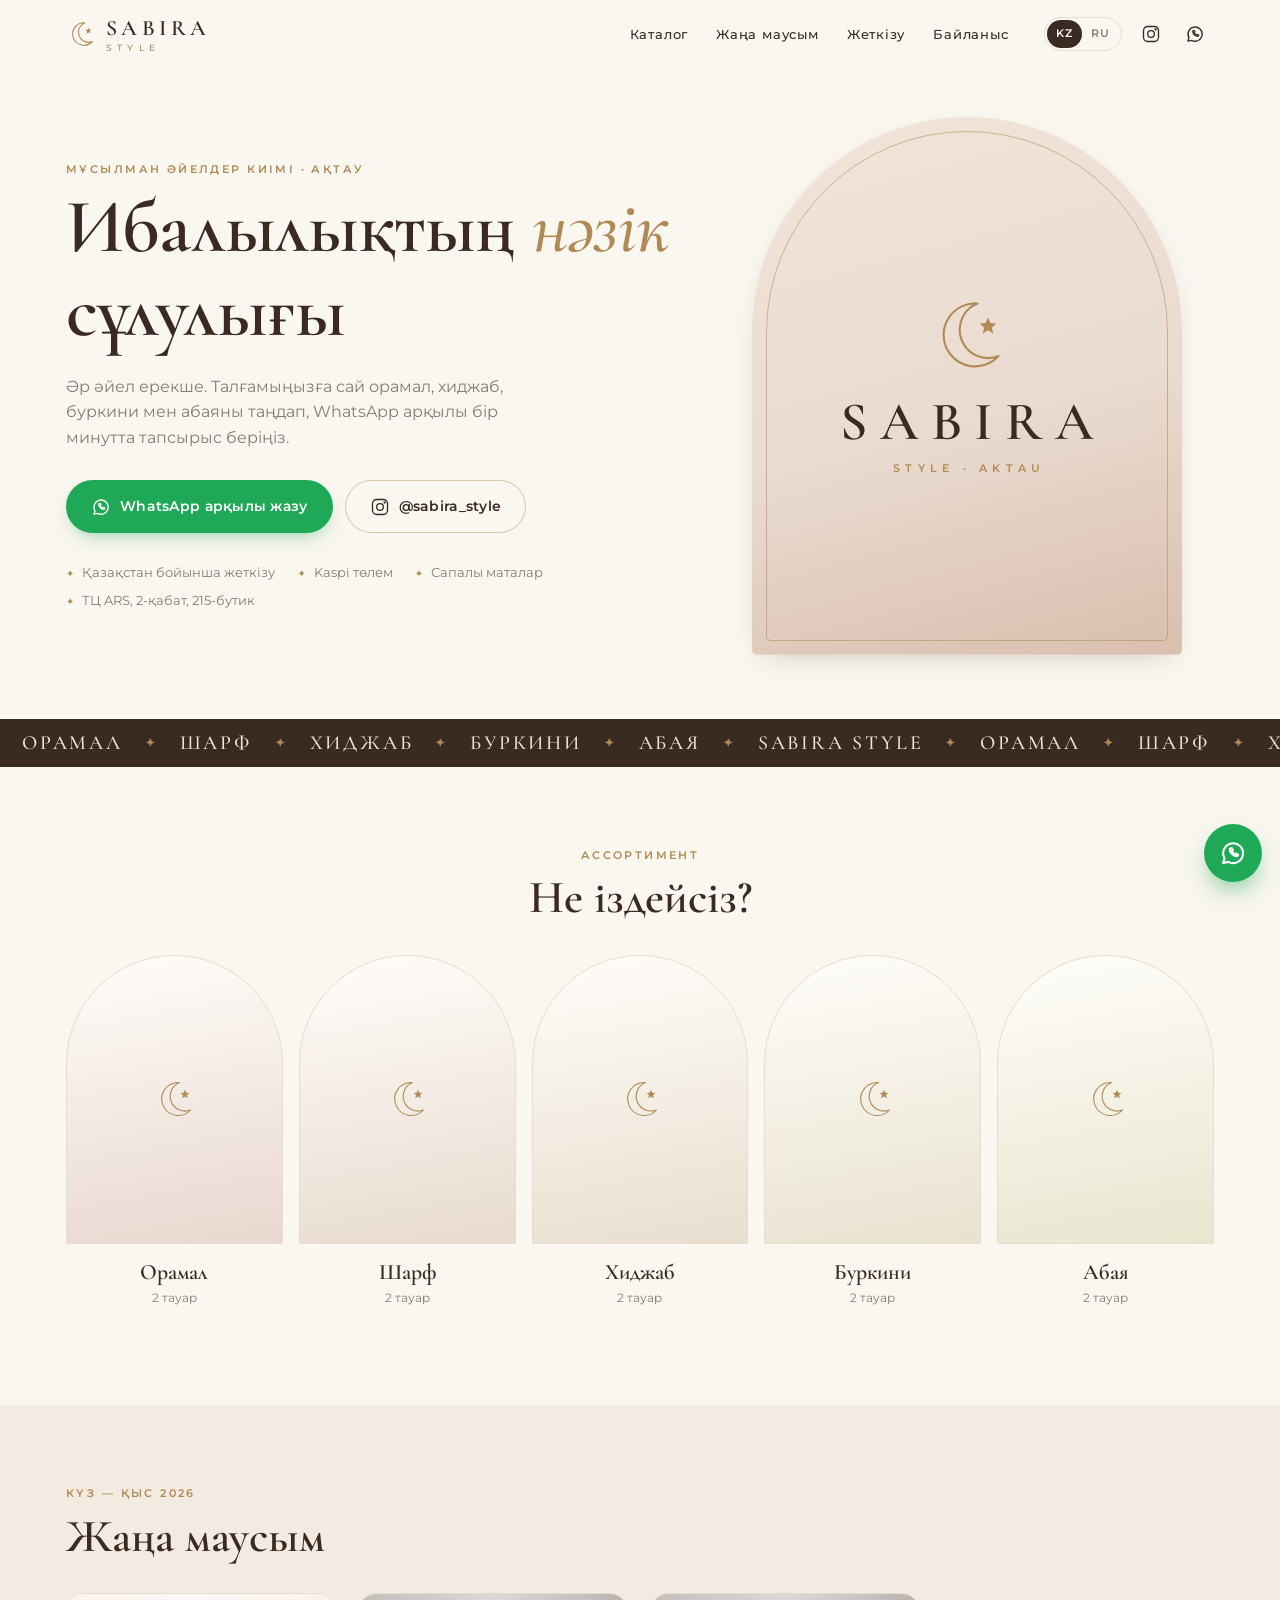
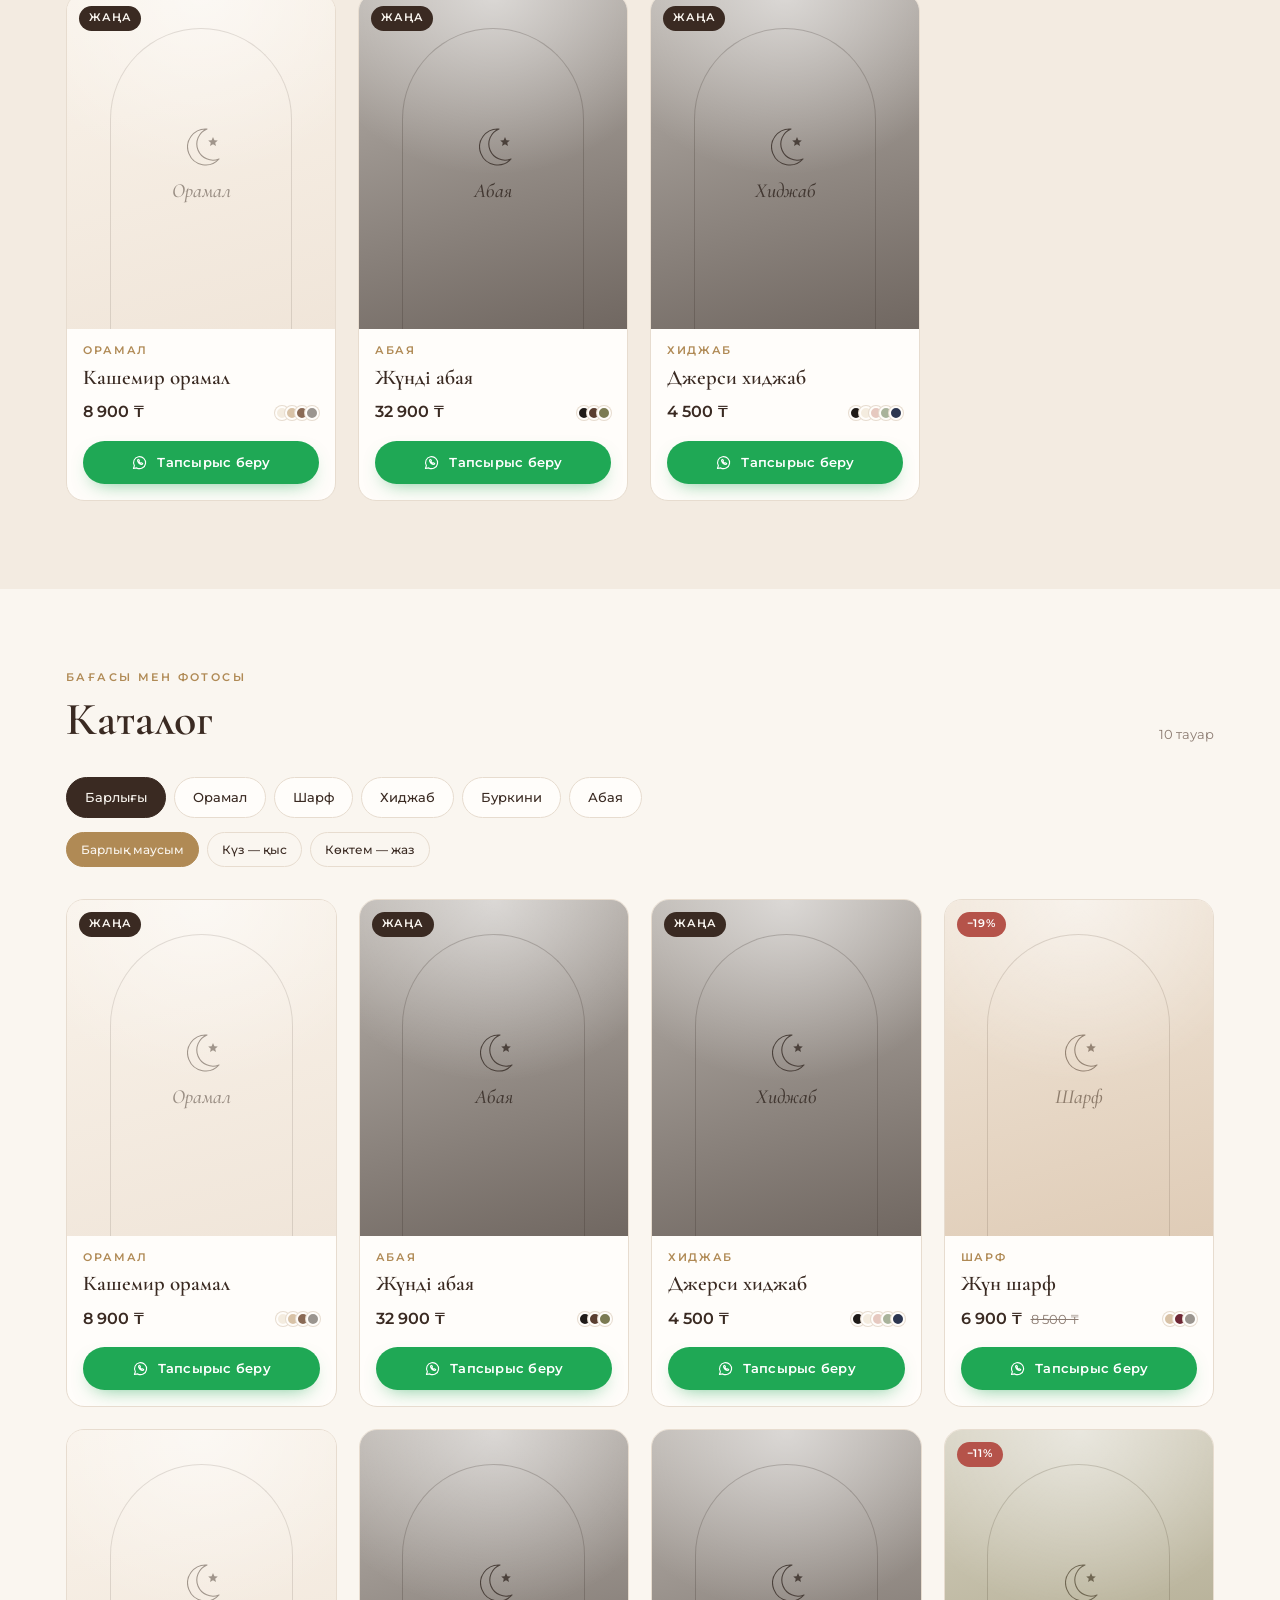
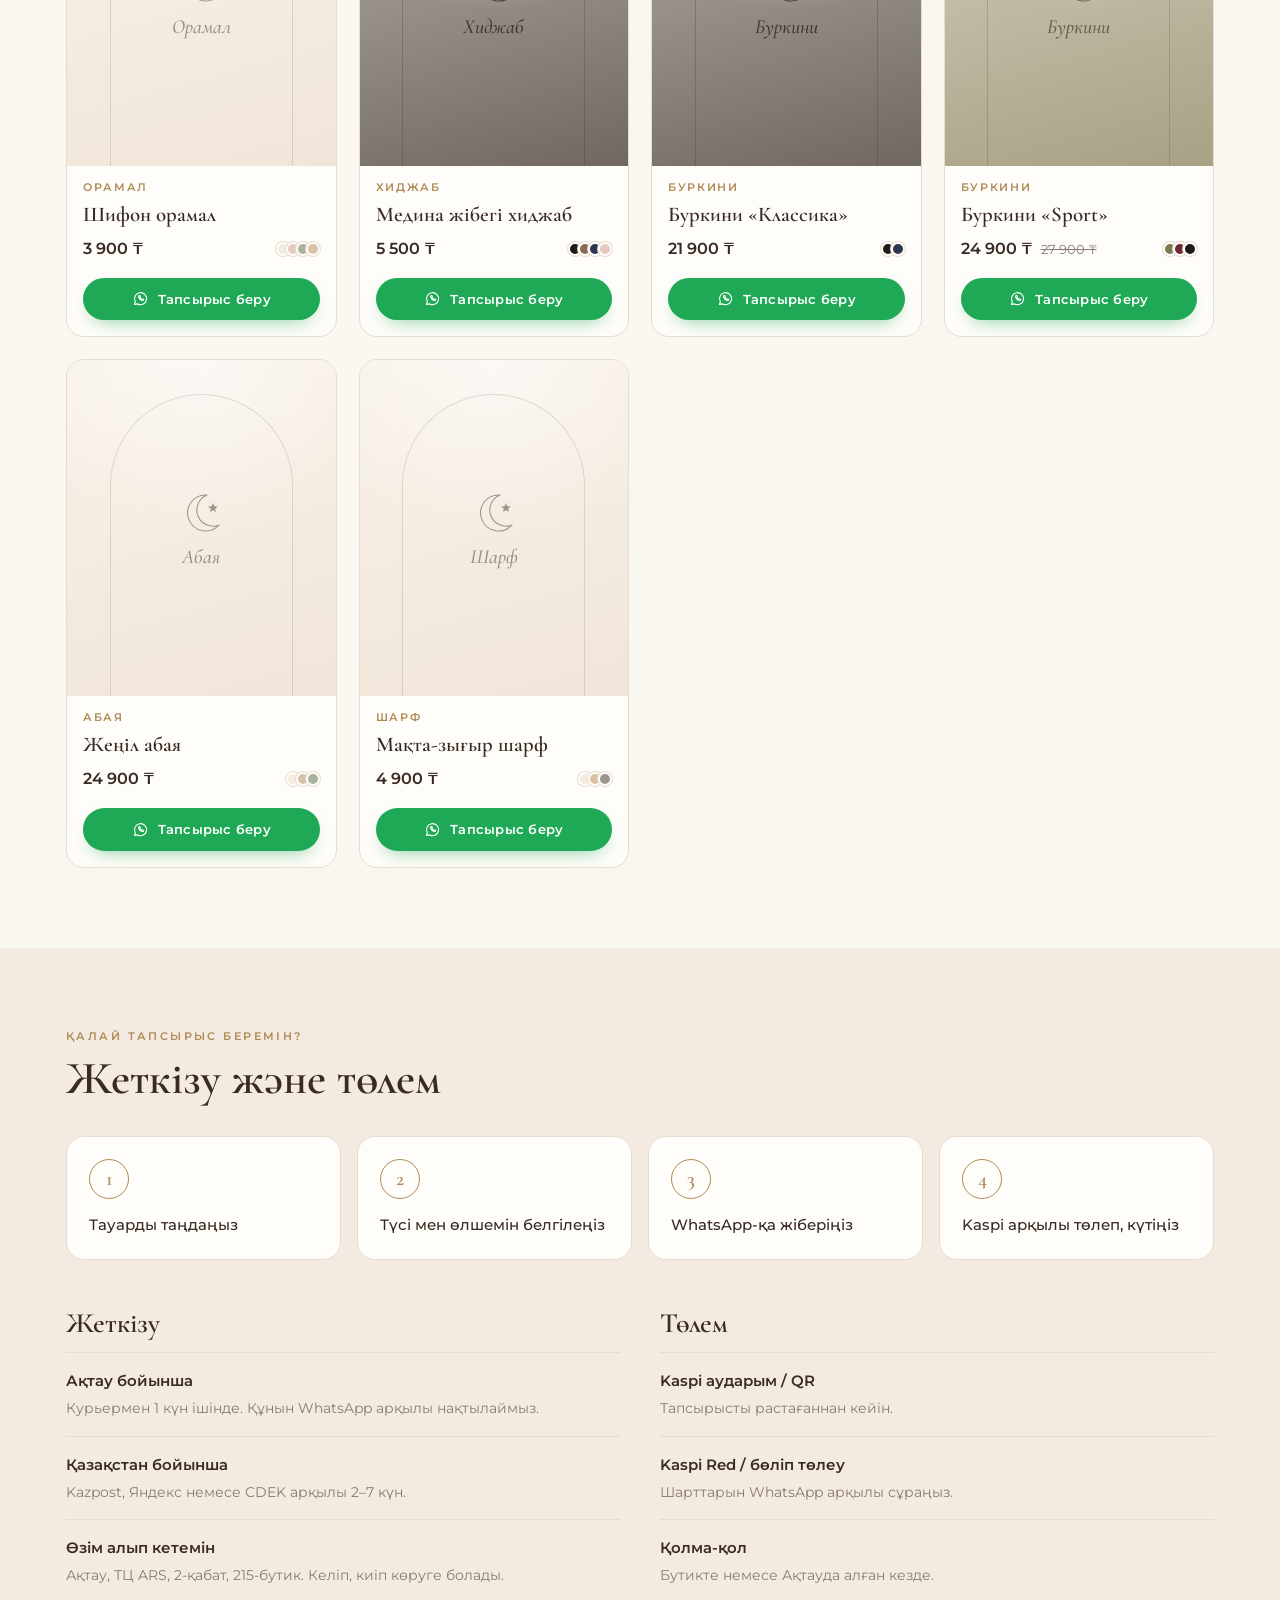
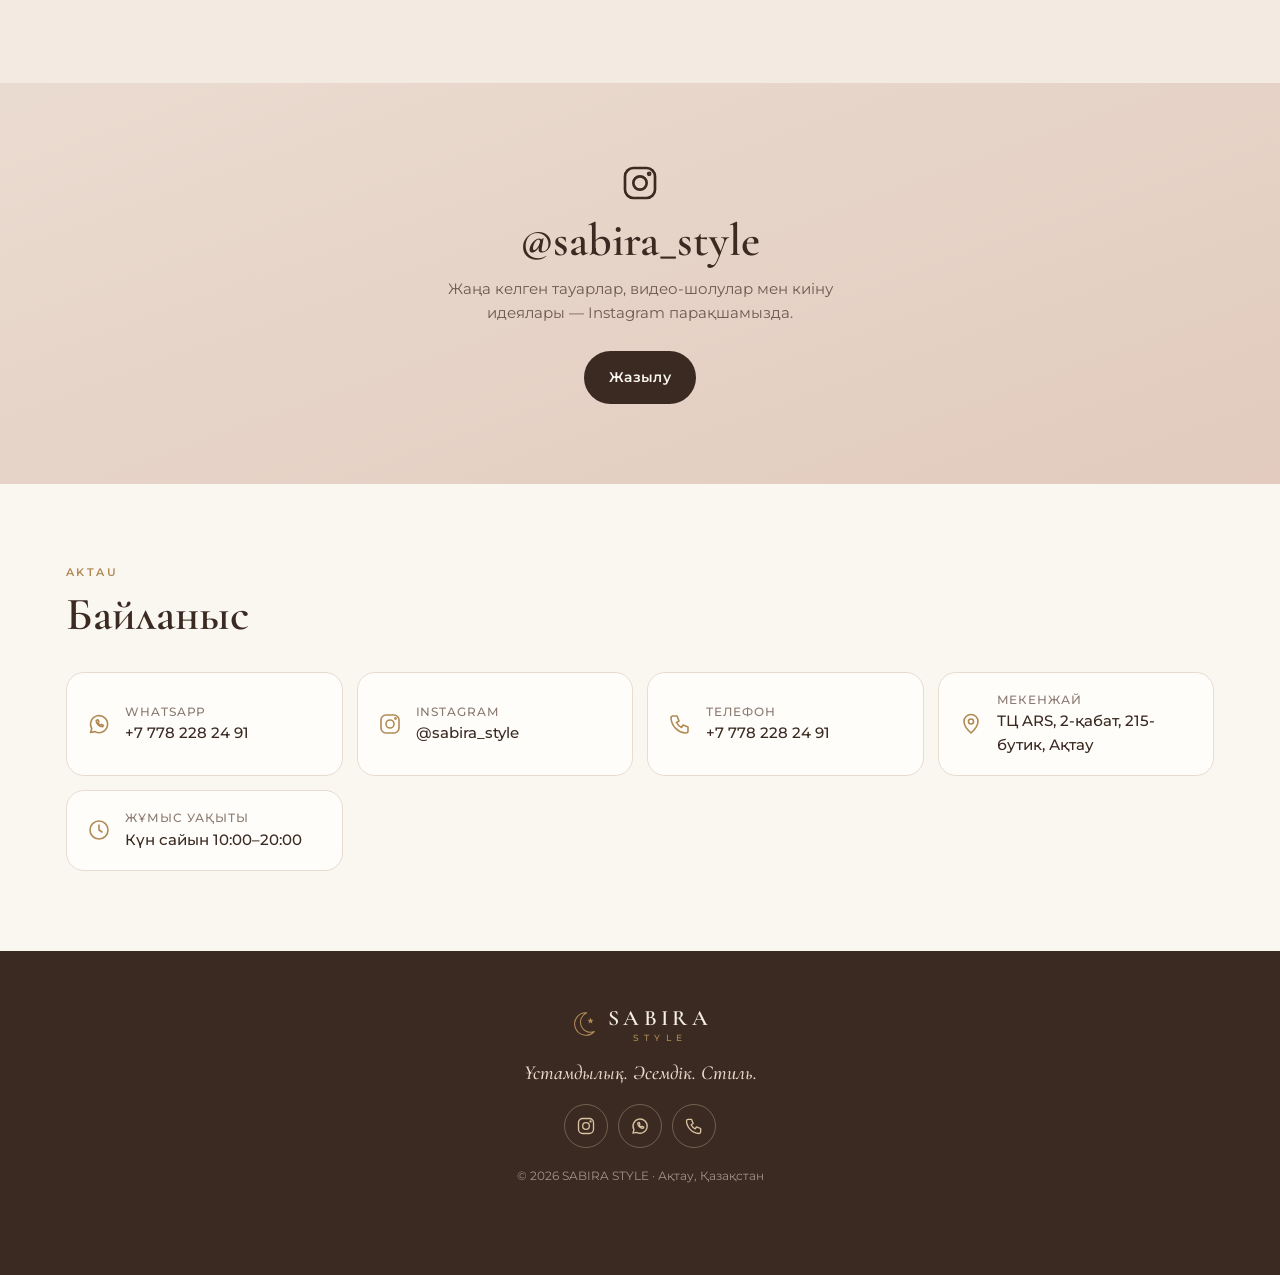
<file: index.html>
<!doctype html>
<html lang="kk">
<head>
<meta charset="utf-8">
<meta name="viewport" content="width=device-width, initial-scale=1">
<title>SABIRA STYLE — мұсылман әйелдер киімі, Ақтау</title>
<meta name="description" content="SABIRA STYLE — орамал, шарф, хиджаб, буркини, абая. Ақтау және бүкіл Қазақстан бойынша жеткізу. Платки, шарфы, хиджабы, буркини, абаи — заказ через WhatsApp.">
<meta property="og:type" content="website">
<meta property="og:title" content="SABIRA STYLE · Ақтау">
<meta property="og:description" content="Орамал, шарф, хиджаб, буркини, абая · Тапсырыс WhatsApp арқылы">
<meta property="og:url" content="https://aznagaliyevazhanna-lgtm.github.io/sabira-style/">
<meta property="og:image" content="https://aznagaliyevazhanna-lgtm.github.io/sabira-style/images/og.jpg">
<meta property="og:image:width" content="1200">
<meta property="og:image:height" content="630">
<meta name="twitter:card" content="summary_large_image">
<meta name="theme-color" content="#FAF6F0">
<link rel="icon" type="image/svg+xml" href="logo.svg">
<link rel="apple-touch-icon" href="images/icon-180.png">
<meta name="apple-mobile-web-app-title" content="SABIRA STYLE">
<link rel="preconnect" href="https://fonts.googleapis.com">
<link rel="preconnect" href="https://fonts.gstatic.com" crossorigin>
<link href="https://fonts.googleapis.com/css2?family=Cormorant+Garamond:ital,wght@0,500;0,600;0,700;1,500&family=Montserrat:wght@400;500;600&display=swap" rel="stylesheet">
<link rel="stylesheet" href="style.css">
</head>
<body>

<svg width="0" height="0" style="position:absolute" aria-hidden="true">
  <symbol id="i-wa" viewBox="0 0 24 24"><path d="M3.5 20.5l1.3-4A8.5 8.5 0 1 1 8 19.6z"/><path d="M9.2 8.4c0 3 2.6 6.4 6.4 6.4l.9-1.4-2-1-1 .8c-1-.5-2-1.5-2.4-2.5l.8-1-1-2z"/></symbol>
  <symbol id="i-ig" viewBox="0 0 24 24"><rect x="3" y="3" width="18" height="18" rx="5"/><circle cx="12" cy="12" r="4"/><circle cx="17.5" cy="6.5" r=".6"/></symbol>
  <symbol id="i-phone" viewBox="0 0 24 24"><path d="M5 4h4l2 5-2.5 1.5a11 11 0 0 0 5 5L15 13l5 2v4a2 2 0 0 1-2 2A16 16 0 0 1 3 6a2 2 0 0 1 2-2"/></symbol>
  <symbol id="i-clock" viewBox="0 0 24 24"><circle cx="12" cy="12" r="9"/><path d="M12 7v5l3 2"/></symbol>
  <symbol id="i-pin" viewBox="0 0 24 24"><path d="M12 21s-7-6.2-7-11.5a7 7 0 0 1 14 0C19 14.8 12 21 12 21z"/><circle cx="12" cy="9.5" r="2.5"/></symbol>
  <symbol id="i-moon" viewBox="0 0 48 48"><path d="M30 6a18 18 0 1 0 12 30A15 15 0 1 1 30 6z"/><path d="M36 14l1.4 3.2 3.4.3-2.6 2.2.8 3.4-3-1.8-3 1.8.8-3.4-2.6-2.2 3.4-.3z" fill="currentColor" stroke="none"/></symbol>
</svg>

<header class="header" id="header">
  <div class="container header__in">
    <a href="#top" class="logo" aria-label="SABIRA STYLE">
      <svg class="logo__moon"><use href="#i-moon"/></svg>
      <span class="logo__text">SABIRA<small>STYLE</small></span>
    </a>
    <nav class="nav" id="nav">
      <a href="#catalog" data-i18n="nav_catalog"></a>
      <a href="#new" data-i18n="nav_new"></a>
      <a href="#delivery" data-i18n="nav_delivery"></a>
      <a href="#contacts" data-i18n="nav_contacts"></a>
    </nav>
    <div class="header__actions">
      <div class="lang" role="group" aria-label="Language">
        <button type="button" data-lang="kz">KZ</button>
        <button type="button" data-lang="ru">RU</button>
      </div>
      <a class="icon-btn" data-link="instagram" target="_blank" rel="noopener" aria-label="Instagram"><svg><use href="#i-ig"/></svg></a>
      <a class="icon-btn" data-link="whatsapp" target="_blank" rel="noopener" aria-label="WhatsApp"><svg><use href="#i-wa"/></svg></a>
      <button type="button" class="icon-btn burger" id="burger" aria-label="Menu"><svg viewBox="0 0 24 24"><path d="M4 7h16M4 12h16M4 17h16"/></svg></button>
    </div>
  </div>
</header>

<main id="top">

  <section class="hero">
    <div class="container hero__in">
      <div class="hero__copy">
        <p class="kicker" data-i18n="hero_kicker"></p>
        <h1 class="hero__title" data-i18n="hero_title"></h1>
        <p class="hero__text" data-i18n="hero_text"></p>
        <div class="hero__btns">
          <a class="btn btn--wa" data-link="whatsapp" target="_blank" rel="noopener"><svg><use href="#i-wa"/></svg><span data-i18n="btn_wa"></span></a>
          <a class="btn btn--ghost" data-link="instagram" target="_blank" rel="noopener"><svg><use href="#i-ig"/></svg><span>@sabira_style</span></a>
        </div>
        <ul class="perks">
          <li data-i18n="perk_delivery"></li>
          <li data-i18n="perk_kaspi"></li>
          <li data-i18n="perk_quality"></li>
          <li data-i18n="address"></li>
        </ul>
      </div>
      <div class="arch" id="heroArch">
        <div class="arch__inner">
          <svg class="arch__moon"><use href="#i-moon"/></svg>
          <span class="arch__word">SABIRA</span>
          <span class="arch__sub">STYLE · AKTAU</span>
        </div>
      </div>
    </div>
  </section>

  <div class="marquee" aria-hidden="true"><div class="marquee__track" id="marquee"></div></div>

  <section class="section" id="categories">
    <div class="container">
      <div class="head head--center">
        <p class="kicker" data-i18n="cats_kicker"></p>
        <h2 data-i18n="cats_title"></h2>
      </div>
      <div class="cats" id="cats"></div>
    </div>
  </section>

  <section class="section section--alt" id="new">
    <div class="container">
      <div class="head">
        <div><p class="kicker" data-i18n="new_kicker"></p><h2 data-i18n="new_title"></h2></div>
      </div>
      <div class="rail" id="newRail"></div>
    </div>
  </section>

  <section class="section" id="catalog">
    <div class="container">
      <div class="head">
        <div><p class="kicker" data-i18n="catalog_kicker"></p><h2 data-i18n="nav_catalog"></h2></div>
        <span class="found" id="found"></span>
      </div>
      <div class="chips" id="catChips"></div>
      <div class="chips chips--season" id="seasonChips"></div>
      <div class="grid" id="grid"></div>
    </div>
  </section>

  <section class="section section--alt" id="delivery">
    <div class="container">
      <div class="head"><div><p class="kicker" data-i18n="delivery_kicker"></p><h2 data-i18n="delivery_title"></h2></div></div>
      <div class="steps" id="steps"></div>
      <div class="info-cols">
        <div><h3 data-i18n="nav_delivery"></h3><div class="info-list" id="deliveryList"></div></div>
        <div><h3 data-i18n="payment"></h3><div class="info-list" id="paymentList"></div></div>
      </div>
    </div>
  </section>

  <section class="section" id="reviews" hidden>
    <div class="container">
      <div class="head head--center"><p class="kicker" data-i18n="reviews_kicker"></p><h2 data-i18n="reviews_title"></h2></div>
      <div class="reviews" id="reviewList"></div>
    </div>
  </section>

  <section class="section insta">
    <div class="container insta__in">
      <svg class="insta__icon"><use href="#i-ig"/></svg>
      <h2>@sabira_style</h2>
      <p data-i18n="insta_text"></p>
      <a class="btn btn--dark" data-link="instagram" target="_blank" rel="noopener" data-i18n="insta_btn"></a>
    </div>
  </section>

  <section class="section" id="contacts">
    <div class="container">
      <div class="head"><div><p class="kicker">Aktau</p><h2 data-i18n="nav_contacts"></h2></div></div>
      <div class="contacts" id="contactsList"></div>
    </div>
  </section>
</main>

<footer class="footer">
  <div class="container footer__in">
    <a href="#top" class="logo logo--light" aria-label="SABIRA STYLE">
      <svg class="logo__moon"><use href="#i-moon"/></svg>
      <span class="logo__text">SABIRA<small>STYLE</small></span>
    </a>
    <p class="footer__tag" data-i18n="footer_tag"></p>
    <div class="footer__social">
      <a data-link="instagram" target="_blank" rel="noopener" aria-label="Instagram"><svg><use href="#i-ig"/></svg></a>
      <a data-link="whatsapp" target="_blank" rel="noopener" aria-label="WhatsApp"><svg><use href="#i-wa"/></svg></a>
      <a data-link="phone" aria-label="Phone"><svg><use href="#i-phone"/></svg></a>
    </div>
    <p class="footer__copy">© <span id="year"></span> SABIRA STYLE · <span data-i18n="city"></span></p>
  </div>
</footer>

<a class="wa-float" data-link="whatsapp" target="_blank" rel="noopener" aria-label="WhatsApp"><svg><use href="#i-wa"/></svg></a>

<div class="overlay" id="overlay" hidden></div>
<div class="modal" id="modal" role="dialog" aria-modal="true" hidden>
  <button type="button" class="modal__close" data-close aria-label="Close"><svg viewBox="0 0 24 24"><path d="M6 6l12 12M18 6L6 18"/></svg></button>
  <div id="modalBody"></div>
</div>

<script src="data.js"></script>
<script src="app.js"></script>
</body>
</html>
</file>
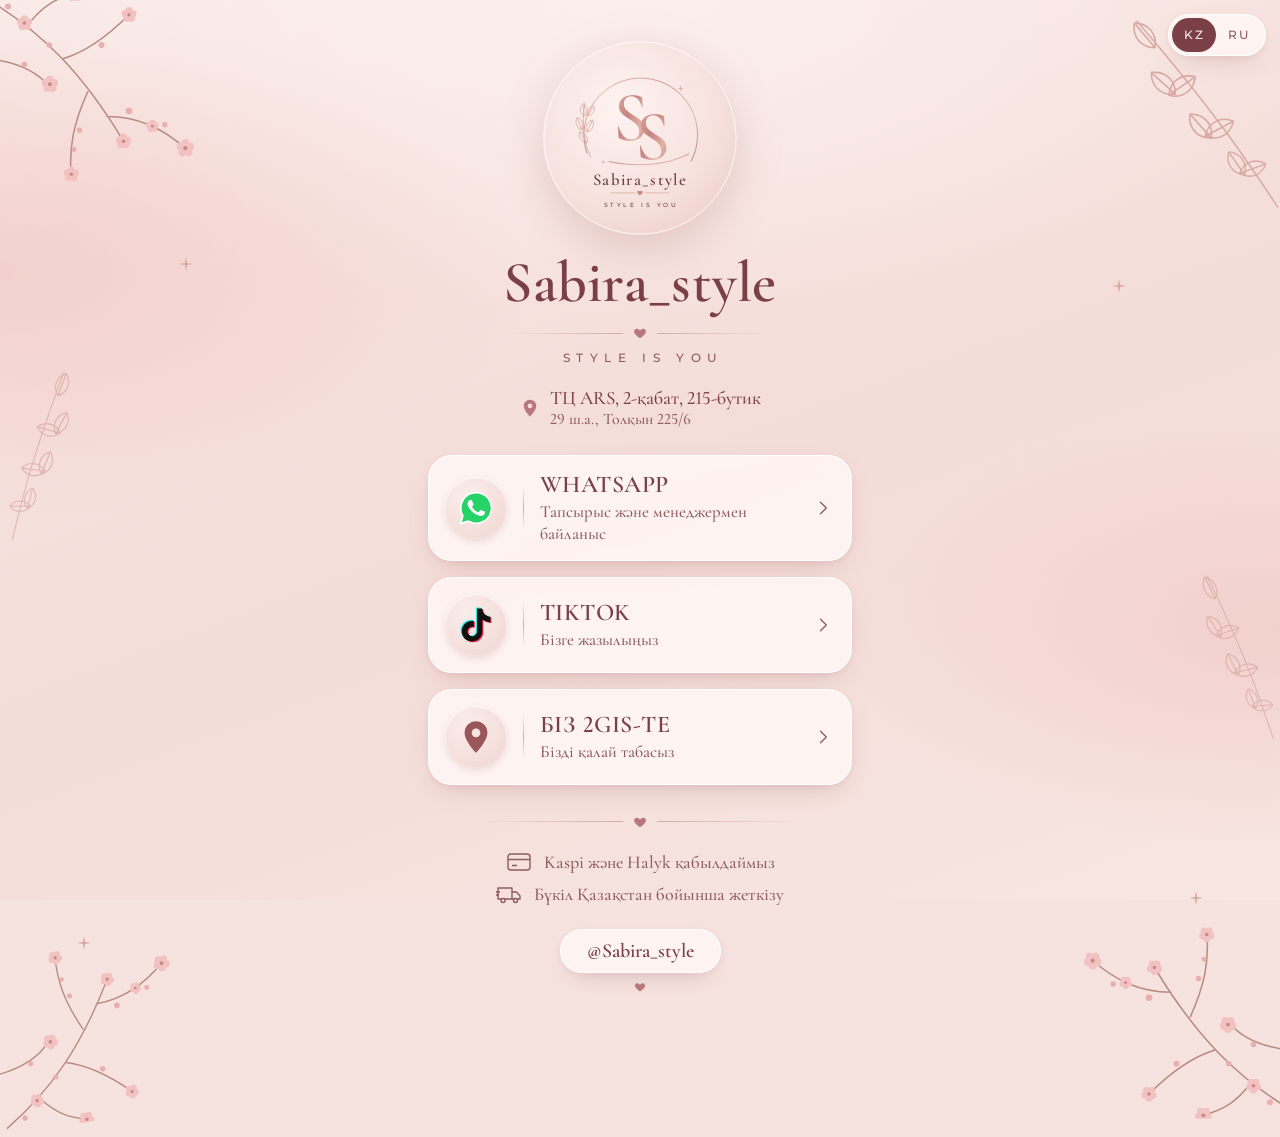
<file: links/index.html>
<!doctype html>
<html lang="kk">
<head>
<meta charset="utf-8">
<meta name="viewport" content="width=device-width, initial-scale=1, viewport-fit=cover">
<title>Sabira_style — Style is you</title>
<meta name="description" content="Sabira_style · ТЦ ARS, 2 этаж, бутик 215, Ақтау · WhatsApp, TikTok, 2GIS · Kaspi, Halyk · Бүкіл Қазақстан бойынша жеткізу · Доставка по всему Казахстану">
<meta property="og:type" content="website">
<meta property="og:title" content="Sabira_style · Style is you">
<meta property="og:description" content="Тапсырыс WhatsApp арқылы · Заказы в WhatsApp">
<meta property="og:url" content="https://aznagaliyevazhanna-lgtm.github.io/sabira-style/links/">
<meta property="og:image" content="https://aznagaliyevazhanna-lgtm.github.io/sabira-style/images/og.jpg">
<meta name="theme-color" content="#F6E3E0">
<link rel="icon" href="data:image/svg+xml,%3Csvg xmlns='http://www.w3.org/2000/svg' viewBox='0 0 64 64'%3E%3Ccircle cx='32' cy='32' r='32' fill='%23F4DAD6'/%3E%3Ctext x='32' y='44' text-anchor='middle' font-family='Georgia,serif' font-size='34' fill='%23A8676B'%3ESS%3C/text%3E%3C/svg%3E">
<link rel="apple-touch-icon" href="../images/icon-180.png">
<link rel="preconnect" href="https://fonts.googleapis.com">
<link rel="preconnect" href="https://fonts.gstatic.com" crossorigin>
<link href="https://fonts.googleapis.com/css2?family=Cormorant+Garamond:wght@500;600;700&family=Montserrat:wght@500&display=swap" rel="stylesheet">
<style>
  :root {
    --bg: #F6E3E0;
    --bg-2: #FBEFEC;
    --blush: #EFC9C4;
    --plum: #7A3F47;
    --plum-soft: #8E5A5F;
    --rose: #B8777A;
    --rose-light: #D9A9A4;
    --card: rgba(255, 249, 247, .78);
    --card-line: rgba(255, 255, 255, .9);
    --shadow: 0 10px 28px -12px rgba(150, 82, 86, .35), 0 2px 6px rgba(150, 82, 86, .08);
    --serif: "Cormorant Garamond", Georgia, "Times New Roman", serif;
    --sans: "Montserrat", system-ui, sans-serif;
  }
  * { box-sizing: border-box; margin: 0; padding: 0; }
  html { -webkit-text-size-adjust: 100%; }
  body {
    min-height: 100vh;
    min-height: 100dvh;
    font-family: var(--serif);
    color: var(--plum);
    background-color: var(--bg);
    background-image:
      radial-gradient(60% 40% at 0% 30%, rgba(239, 190, 186, .55), transparent 70%),
      radial-gradient(50% 35% at 100% 70%, rgba(239, 190, 186, .5), transparent 70%),
      radial-gradient(80% 50% at 50% 0%, var(--bg-2), transparent 70%),
      linear-gradient(160deg, #F9EAE7 0%, #F4DCD8 55%, #F7E6E2 100%);
    background-attachment: fixed;
    overflow-x: hidden;
    position: relative;
    font-variant-numeric: lining-nums;
  }

  /* ---------- декор ---------- */
  .deco { position: absolute; pointer-events: none; z-index: 0; color: var(--rose-light); }
  .deco--tl { top: -10px; left: -14px; width: 150px; }
  .deco--tr { top: 10px; right: -6px; width: 110px; transform: scaleX(-1); }
  .deco--bl { bottom: -8px; left: -12px; width: 140px; transform: scaleY(-1) rotate(10deg); }
  .deco--br { bottom: -6px; right: -12px; width: 150px; transform: scale(-1, -1); }
  .deco--ml { top: 34%; left: -22px; width: 80px; transform: rotate(-20deg); opacity: .75; }
  .deco--mr { top: 52%; right: -20px; width: 78px; transform: scaleX(-1) rotate(-15deg); opacity: .75; }
  .spark { position: absolute; width: 14px; color: var(--rose-light); pointer-events: none; z-index: 0; animation: twinkle 4s ease-in-out infinite; }
  @keyframes twinkle { 0%, 100% { opacity: .35; transform: scale(.85); } 50% { opacity: 1; transform: scale(1); } }

  /* ---------- страница ---------- */
  .page {
    position: relative; z-index: 1;
    max-width: 460px; margin: 0 auto;
    padding: 40px 18px 120px;
    display: flex; flex-direction: column; align-items: center; text-align: center;
  }

  .logo {
    width: 196px; height: 196px; border-radius: 50%;
    filter: drop-shadow(0 14px 22px rgba(160, 90, 92, .22));
  }
  .name {
    margin-top: 18px;
    font-size: clamp(44px, 13vw, 58px); font-weight: 600; line-height: 1;
    color: var(--plum); letter-spacing: .005em;
  }
  .divider { display: flex; align-items: center; gap: 10px; width: 100%; max-width: 260px; margin: 14px auto 10px; color: var(--rose); }
  .divider::before, .divider::after { content: ""; flex: 1; height: 1px; background: linear-gradient(90deg, transparent, var(--rose-light)); }
  .divider::after { background: linear-gradient(90deg, var(--rose-light), transparent); }
  .divider svg { width: 14px; height: 14px; flex: none; }
  .tagline { font-family: var(--sans); font-size: 12px; font-weight: 500; letter-spacing: .55em; padding-left: .55em; color: var(--plum-soft); }

  .address {
    display: inline-flex; align-items: center; gap: 10px;
    margin-top: 22px; font-size: 19px; font-weight: 500; color: var(--plum);
    text-decoration: none;
  }
  .address svg { width: 20px; height: 20px; flex: none; color: var(--rose); }
  .address__text { display: flex; flex-direction: column; text-align: left; line-height: 1.2; }
  .address__sub { font-size: .84em; color: var(--plum-soft); }

  /* ---------- кнопки ---------- */
  .links { list-style: none; width: 100%; margin-top: 26px; display: grid; gap: 16px; }
  .card {
    display: grid; grid-template-columns: auto 1px 1fr auto; align-items: center; gap: 16px;
    padding: 16px 18px 16px 16px;
    text-align: left; text-decoration: none; color: inherit;
    background: var(--card);
    border: 1px solid var(--card-line);
    border-radius: 24px;
    box-shadow: var(--shadow);
    -webkit-backdrop-filter: blur(6px); backdrop-filter: blur(6px);
    transition: transform .25s ease, box-shadow .25s ease, background .25s ease;
    -webkit-tap-highlight-color: transparent;
    opacity: 0; animation: rise .6s ease forwards;
  }
  .links li:nth-child(2) .card { animation-delay: .08s; }
  .links li:nth-child(3) .card { animation-delay: .16s; }
  @keyframes rise { from { opacity: 0; transform: translateY(12px); } to { opacity: 1; transform: none; } }
  .card:hover, .card:focus-visible { transform: translateY(-2px); background: rgba(255, 251, 250, .95); box-shadow: 0 16px 32px -14px rgba(150, 82, 86, .45), 0 2px 6px rgba(150, 82, 86, .1); }
  .card:active { transform: scale(.985); }
  .card:focus-visible { outline: 2px solid var(--rose); outline-offset: 3px; }

  .card__icon {
    width: 62px; height: 62px; border-radius: 50%;
    display: grid; place-items: center;
    background: radial-gradient(circle at 35% 30%, #FBEDEA, #F0D6D2);
    box-shadow: inset 0 1px 2px rgba(255, 255, 255, .9), 0 3px 8px -3px rgba(150, 82, 86, .3);
  }
  .card__icon svg { width: 36px; height: 36px; }
  .card__line { width: 1px; height: 44px; background: linear-gradient(transparent, var(--rose-light), transparent); }
  .card__title { display: block; font-size: 24px; font-weight: 600; letter-spacing: .02em; line-height: 1.1; text-transform: uppercase; }
  .card__sub { display: block; margin-top: 3px; font-size: 17px; font-weight: 500; color: var(--plum-soft); line-height: 1.25; }
  .card__arrow { width: 20px; height: 20px; color: var(--plum-soft); transition: transform .25s ease; }
  .card:hover .card__arrow { transform: translateX(3px); }

  /* ---------- тіл / язык ---------- */
  .lang {
    position: absolute; top: 14px; right: 14px; z-index: 2;
    display: flex; padding: 3px; border-radius: 999px;
    background: var(--card); border: 1px solid var(--card-line); box-shadow: var(--shadow);
    -webkit-backdrop-filter: blur(6px); backdrop-filter: blur(6px);
  }
  .lang button {
    min-width: 44px; min-height: 34px; padding: 0 12px; border: 0; border-radius: 999px;
    font: 500 12px/1 var(--sans); letter-spacing: .12em; color: var(--plum-soft);
    background: transparent; cursor: pointer; -webkit-tap-highlight-color: transparent;
    transition: background .25s ease, color .25s ease;
  }
  .lang button.on { background: var(--plum); color: #FBEFEC; }
  .lang button:focus-visible { outline: 2px solid var(--rose); outline-offset: 2px; }

  /* ---------- низ ---------- */
  .divider--wide { max-width: 320px; margin-top: 30px; }
  .facts { list-style: none; margin-top: 12px; display: grid; gap: 10px; font-size: 18px; font-weight: 500; color: var(--plum-soft); }
  .facts li { display: flex; align-items: center; justify-content: center; gap: 12px; }
  .facts svg { width: 26px; height: 22px; flex: none; color: var(--plum-soft); }

  .handle {
    display: inline-block; margin-top: 24px;
    padding: 9px 26px; border-radius: 999px;
    font-size: 20px; font-weight: 600; color: var(--plum); text-decoration: none;
    background: var(--card); border: 1px solid var(--card-line); box-shadow: var(--shadow);
    transition: transform .25s ease;
  }
  .handle:hover { transform: translateY(-1px); }
  .heart-end { width: 12px; height: 12px; margin-top: 8px; color: var(--rose); }

  @media (max-width: 380px) {
    .card { gap: 12px; padding: 14px 14px 14px 12px; }
    .card__icon { width: 54px; height: 54px; }
    .card__icon svg { width: 32px; height: 32px; }
    .card__title { font-size: 21px; }
    .card__sub { font-size: 15.5px; }
    .address { font-size: 17px; }
    .facts { font-size: 16.5px; }
  }
  @media (min-width: 700px) {
    .deco--tl { width: 220px; } .deco--tr { width: 160px; } .deco--bl { width: 200px; } .deco--br { width: 220px; }
    .deco--ml, .deco--mr { width: 120px; }
  }
  @media (prefers-reduced-motion: reduce) {
    *, *::before, *::after { animation: none !important; transition: none !important; }
    .card { opacity: 1; }
  }
</style>
</head>
<body>

<!-- иконкалар / иконки -->
<svg width="0" height="0" style="position:absolute" aria-hidden="true">
  <defs>
    <linearGradient id="rg" x1="0" y1="0" x2="1" y2="1">
      <stop offset="0" stop-color="#E8B9AE"/><stop offset=".45" stop-color="#C4847F"/><stop offset=".7" stop-color="#E3B3A8"/><stop offset="1" stop-color="#A9696B"/>
    </linearGradient>
    <radialGradient id="disc" cx=".4" cy=".35" r=".75">
      <stop offset="0" stop-color="#FDF3F1"/><stop offset=".7" stop-color="#F6E0DC"/><stop offset="1" stop-color="#EECFCA"/>
    </radialGradient>
  </defs>
  <symbol id="heart" viewBox="0 0 24 24"><path fill="currentColor" d="M12 21s-7.5-4.6-9.6-9.3C.9 8.3 3 4.5 6.6 4.5c2.2 0 3.6 1.2 5.4 3.1 1.8-1.9 3.2-3.1 5.4-3.1 3.6 0 5.7 3.8 4.2 7.2C19.5 16.4 12 21 12 21z"/></symbol>
  <symbol id="pin" viewBox="0 0 24 24"><path fill="currentColor" d="M12 2a7.5 7.5 0 0 0-7.5 7.5C4.5 15 12 22 12 22s7.5-7 7.5-12.5A7.5 7.5 0 0 0 12 2zm0 10.3a2.8 2.8 0 1 1 0-5.6 2.8 2.8 0 0 1 0 5.6z"/></symbol>
  <symbol id="chev" viewBox="0 0 24 24"><path d="M9 5l7 7-7 7" fill="none" stroke="currentColor" stroke-width="1.6" stroke-linecap="round" stroke-linejoin="round"/></symbol>
  <symbol id="spark" viewBox="-10 -10 20 20"><path fill="currentColor" d="M0-10 1.6-1.6 10 0 1.6 1.6 0 10-1.6 1.6-10 0-1.6-1.6z"/></symbol>
  <symbol id="leaf" viewBox="-6 -18 12 18"><path d="M0 0C-6-5-6-13 0-18 6-13 6-5 0 0zM0 0V-17" fill="none" stroke="currentColor" stroke-width=".9"/></symbol>
  <symbol id="flower" viewBox="-6 -6 12 12">
    <g fill="#F2C2C3"><circle cx="0" cy="-3" r="2.6"/><circle cx="2.9" cy="-.9" r="2.6"/><circle cx="1.8" cy="2.5" r="2.6"/><circle cx="-1.8" cy="2.5" r="2.6"/><circle cx="-2.9" cy="-.9" r="2.6"/></g>
    <circle r="1.3" fill="#C98A86"/>
  </symbol>
  <symbol id="sprig" viewBox="0 0 120 150">
    <path d="M6 148C30 112 52 78 112 8" fill="none" stroke="currentColor" stroke-width="1.1"/>
    <use href="#leaf" x="18" y="108" width="14" height="22" transform="rotate(-70 25 119)"/>
    <use href="#leaf" x="30" y="104" width="14" height="22" transform="rotate(35 37 115)"/>
    <use href="#leaf" x="42" y="76" width="16" height="26" transform="rotate(-62 50 89)"/>
    <use href="#leaf" x="56" y="74" width="16" height="26" transform="rotate(42 64 87)"/>
    <use href="#leaf" x="70" y="44" width="16" height="26" transform="rotate(-55 78 57)"/>
    <use href="#leaf" x="84" y="42" width="16" height="26" transform="rotate(48 92 55)"/>
    <use href="#leaf" x="98" y="6" width="16" height="26" transform="rotate(40 106 19)"/>
  </symbol>
  <symbol id="blossom" viewBox="0 0 160 170">
    <path d="M0 6C40 30 70 60 100 110M30 26C42 10 52 6 66 2M56 50C76 44 92 30 104 18M74 74C64 96 60 114 62 136M88 92C110 92 128 100 146 116M2 50C20 52 36 58 46 70" fill="none" stroke="#B88A80" stroke-width="1.1" stroke-linecap="round"/>
    <g>
      <use href="#flower" x="58" y="-4" width="13" height="13"/><use href="#flower" x="98" y="12" width="12" height="12"/>
      <use href="#flower" x="22" y="18" width="12" height="12"/><use href="#flower" x="40" y="62" width="13" height="13"/>
      <use href="#flower" x="56" y="128" width="12" height="12"/><use href="#flower" x="138" y="108" width="14" height="14"/>
      <use href="#flower" x="94" y="104" width="12" height="12"/><use href="#flower" x="116" y="94" width="10" height="10"/>
    </g>
    <g fill="#E9AFAF"><circle cx="16" cy="12" r="2.2"/><circle cx="46" cy="40" r="2"/><circle cx="84" cy="40" r="2.2"/><circle cx="68" cy="102" r="2"/><circle cx="104" cy="88" r="2.4"/><circle cx="28" cy="54" r="2"/><circle cx="64" cy="116" r="1.8"/><circle cx="130" cy="98" r="2"/></g>
  </symbol>
</svg>

<!-- декор -->
<svg class="deco deco--tl" viewBox="0 0 160 170" aria-hidden="true"><use href="#blossom"/></svg>
<svg class="deco deco--tr" viewBox="0 0 120 150" aria-hidden="true"><use href="#sprig"/></svg>
<svg class="deco deco--ml" viewBox="0 0 120 150" aria-hidden="true"><use href="#sprig"/></svg>
<svg class="deco deco--mr" viewBox="0 0 120 150" aria-hidden="true"><use href="#sprig"/></svg>
<svg class="deco deco--bl" viewBox="0 0 160 170" aria-hidden="true"><use href="#blossom"/></svg>
<svg class="deco deco--br" viewBox="0 0 160 170" aria-hidden="true"><use href="#blossom"/></svg>
<svg class="spark" style="top:17%;left:14%" aria-hidden="true"><use href="#spark"/></svg>
<svg class="spark" style="top:19%;right:12%;animation-delay:1.3s" aria-hidden="true"><use href="#spark"/></svg>
<svg class="spark" style="top:78%;left:6%;animation-delay:2.1s" aria-hidden="true"><use href="#spark"/></svg>
<svg class="spark" style="top:74%;right:6%;animation-delay:.7s" aria-hidden="true"><use href="#spark"/></svg>

<div class="lang" role="group" aria-label="Тіл / Язык">
  <button type="button" data-lang="kz">KZ</button>
  <button type="button" data-lang="ru">RU</button>
</div>

<main class="page">

  <!-- логотип -->
  <svg class="logo" viewBox="0 0 200 200" role="img" aria-label="Sabira_style — Style is you">
    <circle cx="100" cy="100" r="99" fill="url(#disc)"/>
    <circle cx="100" cy="100" r="98" fill="none" stroke="#fff" stroke-opacity=".8"/>
    <path d="M46 116A58 58 0 1 1 152 124" fill="none" stroke="url(#rg)" stroke-width=".9"/>
    <g color="#D3A39D">
      <use href="#leaf" x="38" y="92" width="9" height="15" transform="rotate(-35 42 100)"/>
      <use href="#leaf" x="34" y="78" width="9" height="15" transform="rotate(-20 38 86)"/>
      <use href="#leaf" x="44" y="80" width="9" height="15" transform="rotate(25 48 88)"/>
      <use href="#leaf" x="38" y="64" width="9" height="15" transform="rotate(-5 42 72)"/>
      <use href="#leaf" x="46" y="66" width="8" height="13" transform="rotate(35 50 72)"/>
      <path d="M50 120C42 104 40 86 44 64" fill="none" stroke="#D3A39D" stroke-width=".8"/>
    </g>
    <use href="#spark" x="138" y="46" width="7" height="7" color="#D9A9A4"/>
    <use href="#spark" x="60" y="122" width="5" height="5" color="#D9A9A4"/>
    <text x="90" y="102" text-anchor="middle" font-family="Cormorant Garamond, Georgia, serif" font-size="72" font-weight="500" fill="url(#rg)">S</text>
    <text x="113" y="121" text-anchor="middle" font-family="Cormorant Garamond, Georgia, serif" font-size="72" font-weight="500" fill="url(#rg)">S</text>
    <path d="M68 124C96 130 128 128 150 116" fill="none" stroke="url(#rg)" stroke-width="1"/>
    <text x="100" y="148" text-anchor="middle" font-family="Cormorant Garamond, Georgia, serif" font-size="17" font-weight="600" letter-spacing="1.4" fill="#6F3E44">Sabira_style</text>
    <path d="M70 156H95M105 156H130" stroke="#D3A39D" stroke-width=".7"/>
    <use href="#heart" x="96.5" y="152.5" width="7" height="7" color="#C98A86"/>
    <text x="101" y="170" text-anchor="middle" font-family="Montserrat, sans-serif" font-size="6" font-weight="500" letter-spacing="2.6" fill="#6F3E44">STYLE IS YOU</text>
  </svg>

  <h1 class="name">Sabira_style</h1>
  <div class="divider" aria-hidden="true"><svg><use href="#heart"/></svg></div>
  <p class="tagline">STYLE IS YOU</p>

  <a class="address" id="address" target="_blank" rel="noopener">
    <svg aria-hidden="true"><use href="#pin"/></svg>
    <span class="address__text"><span data-i18n="address">ТЦ ARS, 2-қабат, 215-бутик</span><span class="address__sub" data-i18n="street">29 ш.а., Толқын 225/6</span></span>
  </a>

  <ul class="links">
    <li>
      <a class="card" id="whatsapp" target="_blank" rel="noopener">
        <span class="card__icon">
          <svg viewBox="0 0 24 24" aria-hidden="true">
            <path d="M12 1.8A10.2 10.2 0 0 0 3.2 17.1L1.8 22.2l5.2-1.4A10.2 10.2 0 1 0 12 1.8z" fill="#25D366" stroke="#fff" stroke-width="1.2" stroke-linejoin="round"/>
            <path fill="#fff" d="M17.3 14.3c-.3-.1-1.7-.8-1.9-.9-.3-.1-.5-.1-.7.1l-.9 1.1c-.2.2-.3.2-.6.1-.3-.1-1.2-.4-2.2-1.4-.8-.7-1.4-1.6-1.5-1.9-.2-.3 0-.4.1-.6l.4-.5.3-.5c.1-.2 0-.3 0-.5l-.9-2.1c-.2-.5-.5-.5-.7-.5h-.6c-.2 0-.5.1-.7.3-.3.3-1 .9-1 2.3s1 2.7 1.2 2.9c.1.2 2 3.1 4.9 4.3.7.3 1.2.5 1.6.6.7.2 1.3.2 1.8.1.6-.1 1.7-.7 1.9-1.4.2-.7.2-1.2.2-1.4-.1-.1-.3-.2-.6-.3z"/>
          </svg>
        </span>
        <span class="card__line"></span>
        <span><span class="card__title">WhatsApp</span><span class="card__sub" data-i18n="wa_sub">Тапсырыс және менеджермен байланыс</span></span>
        <svg class="card__arrow" aria-hidden="true"><use href="#chev"/></svg>
      </a>
    </li>
    <li>
      <a class="card" id="tiktok" target="_blank" rel="noopener">
        <span class="card__icon">
          <svg viewBox="-1 -1 26 26" aria-hidden="true">
            <defs><path id="tt" d="M12.5 0h3.9c.1 1.5.6 3.1 1.8 4.2 1.1 1.1 2.7 1.6 4.2 1.8v4c-1.4 0-2.9-.3-4.2-1-.6-.3-1.1-.6-1.6-.9v8.7c-.1 1.4-.5 2.8-1.3 3.9-1.3 1.9-3.6 3.2-5.9 3.2-1.4.1-2.9-.3-4.1-1-2-1.2-3.4-3.4-3.6-5.7v-1.5c.2-1.9 1.1-3.7 2.6-5 1.7-1.4 4-2.1 6.1-1.7v4.4c-1-.3-2.1-.2-3 .4-.6.4-1.1 1-1.4 1.8-.2.5-.1 1.1-.1 1.6.2 1.6 1.8 3 3.5 2.9 1.1 0 2.2-.7 2.8-1.6.2-.3.4-.7.4-1.1.1-1.8.1-3.6.1-5.4V0z"/></defs>
            <use href="#tt" fill="#25F4EE" transform="translate(-.8 -.6)"/>
            <use href="#tt" fill="#FE2C55" transform="translate(.8 .6)"/>
            <use href="#tt" fill="#111"/>
          </svg>
        </span>
        <span class="card__line"></span>
        <span><span class="card__title">TikTok</span><span class="card__sub" data-i18n="tt_sub">Бізге жазылыңыз</span></span>
        <svg class="card__arrow" aria-hidden="true"><use href="#chev"/></svg>
      </a>
    </li>
    <li>
      <a class="card" id="gis" target="_blank" rel="noopener">
        <span class="card__icon">
          <svg viewBox="0 0 24 24" aria-hidden="true">
            <path fill="#9B565C" d="M12 1.5a7.6 7.6 0 0 0-7.6 7.6c0 5.7 7.6 13.4 7.6 13.4s7.6-7.7 7.6-13.4A7.6 7.6 0 0 0 12 1.5z"/>
            <circle cx="12" cy="9.2" r="2.9" fill="#F7E3E0"/>
          </svg>
        </span>
        <span class="card__line"></span>
        <span><span class="card__title" data-i18n="gis_title">Біз 2GIS-те</span><span class="card__sub" data-i18n="gis_sub">Бізді қалай табасыз</span></span>
        <svg class="card__arrow" aria-hidden="true"><use href="#chev"/></svg>
      </a>
    </li>
  </ul>

  <div class="divider divider--wide" aria-hidden="true"><svg><use href="#heart"/></svg></div>

  <ul class="facts">
    <li>
      <svg viewBox="0 0 26 22" aria-hidden="true"><g fill="none" stroke="currentColor" stroke-width="1.4"><rect x="2" y="3" width="22" height="16" rx="3"/><path d="M2 8.5h22M6 14.5h5"/></g></svg>
      <span data-i18n="pay">Kaspi және Halyk қабылдаймыз</span>
    </li>
    <li>
      <svg viewBox="0 0 26 22" aria-hidden="true"><g fill="none" stroke="currentColor" stroke-width="1.4" stroke-linejoin="round"><path d="M2 5h14v11H2zM16 9h4.5l3.5 4v3h-8"/><circle cx="7" cy="17.5" r="2" fill="#F6E3E0"/><circle cx="19.5" cy="17.5" r="2" fill="#F6E3E0"/><path d="M0 9h4M0 12h3"/></g></svg>
      <span data-i18n="delivery">Бүкіл Қазақстан бойынша жеткізу</span>
    </li>
  </ul>

  <a class="handle" id="instagram" target="_blank" rel="noopener">@Sabira_style</a>
  <svg class="heart-end" aria-hidden="true"><use href="#heart"/></svg>
</main>

<script>
  /* ============================================================
     СІЛТЕМЕЛЕР / ССЫЛКИ — тек осы жерді өзгертіңіз
     ============================================================ */
  const LINKS = {
    whatsapp:  "77782282491",                              // нөмір, + белгісіз / номер без +
    waMessage: {                                           // WhatsApp-та дайын хабарлама / готовое сообщение
      kz: "Сәлеметсіз бе! Тапсырыс бойынша жазып отырмын 🌸",
      ru: "Здравствуйте! Пишу по поводу заказа 🌸"
    },
    tiktok:    "https://www.tiktok.com/@sabira.style.shop",
    gis:       "https://2gis.kz/aktau/geo/70000001101135467", // 2GIS-тегі бутик / бутик в 2GIS
    instagram: "https://instagram.com/sabira_style"
  };

  /* ============================================================
     МӘТІНДЕР / ТЕКСТЫ — қазақша және орысша / на казахском и русском
     ============================================================ */
  const T = {
    kz: {
      address:   "ТЦ ARS, 2-қабат, 215-бутик",
      street:    "29 ш.а., Толқын 225/6",
      wa_sub:    "Тапсырыс және менеджермен байланыс",
      tt_sub:    "Бізге жазылыңыз",
      gis_title: "Біз 2GIS-те",
      gis_sub:   "Бізді қалай табасыз",
      pay:       "Kaspi және Halyk қабылдаймыз",
      delivery:  "Бүкіл Қазақстан бойынша жеткізу"
    },
    ru: {
      address:   "ТЦ ARS, 2 этаж, бутик 215",
      street:    "29 мкр., Толкын 225/6",
      wa_sub:    "Заказы и связь с менеджером",
      tt_sub:    "Подписывайтесь на нас",
      gis_title: "Мы на 2GIS",
      gis_sub:   "Как нас найти",
      pay:       "Принимаем Kaspi и Halyk",
      delivery:  "Доставка по всему Казахстану"
    }
  };

  const set = (id, url) => { document.getElementById(id).href = url; };

  // Тіл таңдауы негізгі сайтпен ортақ сақталады / выбор языка общий с основным сайтом
  let lang = "kz";
  try { lang = localStorage.getItem("ss-lang") || "kz"; } catch (e) {}
  if (!T[lang]) lang = "kz";

  function applyLang() {
    document.documentElement.lang = lang === "kz" ? "kk" : "ru";
    document.querySelectorAll("[data-i18n]").forEach(el => { el.textContent = T[lang][el.dataset.i18n]; });
    document.querySelectorAll("[data-lang]").forEach(b => {
      b.classList.toggle("on", b.dataset.lang === lang);
      b.setAttribute("aria-pressed", b.dataset.lang === lang);
    });
    set("whatsapp", "https://wa.me/" + LINKS.whatsapp + "?text=" + encodeURIComponent(LINKS.waMessage[lang]));
  }
  document.querySelectorAll("[data-lang]").forEach(b => b.addEventListener("click", () => {
    lang = b.dataset.lang;
    try { localStorage.setItem("ss-lang", lang); } catch (e) {}
    applyLang();
  }));
  applyLang();

  set("tiktok", LINKS.tiktok);
  set("gis", encodeURI(LINKS.gis));
  set("address", encodeURI(LINKS.gis));
  set("instagram", LINKS.instagram);
</script>
</body>
</html>
</file>
<file: style.css>
/* SABIRA STYLE — дизайн */
:root {
  --bg: #FAF6F0;
  --bg-alt: #F3EBE1;
  --card: #FFFDFA;
  --powder: #EADBD0;
  --gold: #B08A55;
  --gold-soft: #D9C3A0;
  --ink: #3A2A22;
  --muted: #8A7A70;
  --line: #E7DCCF;
  --wa: #1FA855;
  --radius: 18px;
  --serif: "Cormorant Garamond", Georgia, serif;
  --sans: "Montserrat", system-ui, sans-serif;
  --shadow: 0 10px 30px -14px rgba(58, 42, 34, .28);
}
*, *::before, *::after { box-sizing: border-box; }
html { scroll-behavior: smooth; scroll-padding-top: 72px; }
body { margin: 0; background: var(--bg); color: var(--ink); font: 400 15px/1.6 var(--sans); -webkit-font-smoothing: antialiased; overflow-x: hidden; }
body.lock { overflow: hidden; }
img { max-width: 100%; display: block; }
a { color: inherit; text-decoration: none; }
button { font: inherit; color: inherit; cursor: pointer; border: 0; background: none; padding: 0; }
svg { width: 20px; height: 20px; fill: none; stroke: currentColor; stroke-width: 1.6; stroke-linecap: round; stroke-linejoin: round; flex-shrink: 0; }
svg .fill { fill: currentColor; stroke: none; }
h1, h2, h3 { font-family: var(--serif); font-weight: 600; line-height: 1.1; margin: 0; }
h2 { font-size: clamp(32px, 6vw, 46px); }
[hidden] { display: none !important; }
.container { width: 100%; max-width: 1180px; margin: 0 auto; padding: 0 16px; }
.kicker { margin: 0 0 8px; font-size: 11px; font-weight: 600; letter-spacing: .22em; text-transform: uppercase; color: var(--gold); }

/* ---------- Logo ---------- */
.logo { display: inline-flex; align-items: center; gap: 10px; color: var(--ink); }
.logo__moon { width: 30px; height: 30px; color: var(--gold); stroke-width: 1.8; }
.logo__text { display: flex; flex-direction: column; font: 600 22px/1 var(--serif); letter-spacing: .2em; }
.logo__text small { font: 500 9px/1 var(--sans); letter-spacing: .58em; color: var(--gold); margin-top: 4px; }
.logo--light { color: #F6EEE4; }

/* ---------- Header ---------- */
.header { position: sticky; top: 0; z-index: 30; background: rgba(250, 246, 240, .86); backdrop-filter: blur(12px); -webkit-backdrop-filter: blur(12px); border-bottom: 1px solid transparent; transition: border-color .3s; }
.header.scrolled { border-color: var(--line); }
.header__in { display: flex; align-items: center; gap: 16px; height: 68px; }
.nav { display: flex; gap: 28px; margin-left: auto; font-size: 13px; font-weight: 500; letter-spacing: .06em; }
.nav a { position: relative; padding: 4px 0; }
.nav a::after { content: ""; position: absolute; left: 0; right: 100%; bottom: 0; height: 1px; background: var(--gold); transition: right .3s; }
.nav a:hover::after { right: 0; }
.header__actions { display: flex; align-items: center; gap: 6px; margin-left: 20px; }
.lang { display: flex; border: 1px solid var(--line); border-radius: 99px; padding: 2px; margin-right: 4px; }
.lang button { font-size: 11px; font-weight: 600; letter-spacing: .08em; padding: 5px 9px; border-radius: 99px; color: var(--muted); }
.lang button.on { background: var(--ink); color: var(--bg); }
.icon-btn { display: grid; place-items: center; width: 38px; height: 38px; border-radius: 50%; transition: background .2s; }
.icon-btn:hover { background: var(--bg-alt); }
.burger { display: none; }

/* ---------- Buttons ---------- */
.btn { display: inline-flex; align-items: center; justify-content: center; gap: 9px; padding: 14px 24px; border-radius: 99px; font-size: 14px; font-weight: 600; letter-spacing: .02em; transition: transform .2s, box-shadow .2s, background .2s; border: 1px solid transparent; text-align: center; }
.btn:hover { transform: translateY(-1px); }
.btn--wa { background: var(--wa); color: #fff; box-shadow: 0 8px 20px -10px rgba(31, 168, 85, .7); }
.btn--wa:hover { background: #1a9549; }
.btn--ghost { border-color: var(--gold-soft); color: var(--ink); background: transparent; }
.btn--ghost:hover { background: var(--card); }
.btn--dark { background: var(--ink); color: var(--bg); }
.btn--sm { padding: 10px 16px; font-size: 13px; }
.btn--sm svg { width: 17px; height: 17px; }
.btn--block { width: 100%; }

/* ---------- Hero ---------- */
.hero { padding: 48px 0 64px; overflow: hidden; }
.hero__in { display: grid; grid-template-columns: 1.1fr .9fr; gap: 48px; align-items: center; }
.hero__title { font-size: clamp(42px, 7.4vw, 76px); font-weight: 600; letter-spacing: -.01em; }
.hero__title em { font-style: italic; font-weight: 500; color: var(--gold); }
.hero__text { max-width: 480px; margin: 20px 0 30px; color: var(--muted); font-size: 16px; }
.hero__btns { display: flex; flex-wrap: wrap; gap: 12px; }
.perks { list-style: none; display: flex; flex-wrap: wrap; gap: 8px 22px; margin: 30px 0 0; padding: 0; font-size: 12.5px; color: var(--muted); }
.perks li::before { content: "✦"; color: var(--gold); margin-right: 8px; font-size: 10px; }

.arch { position: relative; aspect-ratio: 4 / 5; max-width: 430px; width: 100%; justify-self: center; border-radius: 999px 999px 24px 24px; background: linear-gradient(165deg, #F1E4D8, var(--powder) 55%, #D9BFAE); background-size: cover; background-position: center; box-shadow: var(--shadow); overflow: hidden; animation: rise .9s ease both; }
.arch::before { content: ""; position: absolute; inset: 14px; border: 1px solid rgba(176, 138, 85, .55); border-radius: inherit; pointer-events: none; }
.arch__inner { position: absolute; inset: 0; display: flex; flex-direction: column; align-items: center; justify-content: center; text-align: center; color: var(--ink); }
.arch__moon { width: 84px; height: 84px; color: var(--gold); stroke-width: 1.2; margin-bottom: 18px; }
.arch__word { font: 600 clamp(36px, 6vw, 54px)/1 var(--serif); letter-spacing: .24em; margin-right: -.24em; }
.arch__sub { margin-top: 12px; font-size: 10.5px; font-weight: 600; letter-spacing: .5em; color: var(--gold); margin-right: -.5em; }
.arch.has-img .arch__inner { display: none; }
@keyframes rise { from { opacity: 0; transform: translateY(24px); } }

/* ---------- Marquee ---------- */
.marquee { overflow: hidden; background: var(--ink); color: #F1E6D8; padding: 14px 0; }
.marquee__track { display: flex; width: max-content; animation: slide 32s linear infinite; font: 500 20px/1 var(--serif); letter-spacing: .14em; text-transform: uppercase; }
.marquee__track span { padding: 0 22px; }
.marquee__track b { color: var(--gold); font-size: 12px; align-self: center; }
@keyframes slide { to { transform: translateX(-50%); } }

/* ---------- Sections ---------- */
.section { padding: 80px 0; }
.section--alt { background: var(--bg-alt); }
.head { display: flex; justify-content: space-between; align-items: flex-end; gap: 16px; margin-bottom: 32px; }
.head--center { display: block; text-align: center; }
.found { color: var(--muted); font-size: 13px; white-space: nowrap; }

/* ---------- Categories ---------- */
.cats { display: grid; grid-template-columns: repeat(5, 1fr); gap: 16px; }
.cat { display: flex; flex-direction: column; align-items: center; gap: 4px; padding: 0 0 18px; text-align: center; transition: transform .3s; }
.cat:hover { transform: translateY(-4px); }
.cat__arch { display: grid; place-items: center; width: 100%; aspect-ratio: 3 / 4; border-radius: 999px 999px 16px 16px; margin-bottom: 12px; background: linear-gradient(170deg, var(--card), hsl(calc(20 + var(--i) * 9) 35% 86%)); border: 1px solid var(--line); }
.cat__arch svg { width: 44px; height: 44px; color: var(--gold); stroke-width: 1.2; }
.cat strong { font: 600 22px/1.1 var(--serif); }
.cat small { color: var(--muted); font-size: 12px; }

/* ---------- Chips ---------- */
.chips { display: flex; gap: 8px; overflow-x: auto; padding-bottom: 4px; margin-bottom: 10px; scrollbar-width: none; }
.chips::-webkit-scrollbar { display: none; }
.chips--season { margin-bottom: 28px; }
.chip { flex-shrink: 0; padding: 9px 18px; border-radius: 99px; border: 1px solid var(--line); background: var(--card); font-size: 13px; font-weight: 500; transition: all .2s; }
.chip:hover { border-color: var(--gold-soft); }
.chip.on { background: var(--ink); border-color: var(--ink); color: var(--bg); }
.chip--soft { background: transparent; font-size: 12px; padding: 7px 14px; }
.chip--soft.on { background: var(--gold); border-color: var(--gold); }

/* ---------- Cards ---------- */
.grid { display: grid; grid-template-columns: repeat(4, 1fr); gap: 22px; }
.rail { display: grid; grid-auto-flow: column; grid-auto-columns: calc(25% - 17px); gap: 22px; overflow-x: auto; scroll-snap-type: x mandatory; padding-bottom: 8px; scrollbar-width: thin; }
.rail .card { scroll-snap-align: start; }
.card { display: flex; flex-direction: column; background: var(--card); border-radius: var(--radius); overflow: hidden; border: 1px solid var(--line); transition: box-shadow .3s, transform .3s; }
.card:hover { box-shadow: var(--shadow); transform: translateY(-3px); }
.card__media { position: relative; display: block; width: 100%; aspect-ratio: 4 / 5; overflow: hidden; background: var(--bg-alt); }
.card__media img, .card__media .ph { width: 100%; height: 100%; object-fit: cover; transition: transform .6s; }
.card:hover .card__media img { transform: scale(1.04); }
.card__body { display: flex; flex-direction: column; gap: 6px; padding: 14px 16px 16px; flex: 1; }
.card__cat { margin: 0; font-size: 10.5px; font-weight: 600; letter-spacing: .16em; text-transform: uppercase; color: var(--gold); }
.card__name { font-size: 21px; line-height: 1.15; flex: 1; }
.card__row { display: flex; align-items: center; justify-content: space-between; gap: 8px; margin: 4px 0 10px; }
.price { font-weight: 600; font-size: 15.5px; }
.old { color: var(--muted); font-size: 12.5px; margin-left: 8px; }
.dots { display: flex; }
.dots i { width: 14px; height: 14px; border-radius: 50%; border: 2px solid var(--card); margin-left: -4px; box-shadow: 0 0 0 1px var(--line); }

.ph { position: relative; display: flex; flex-direction: column; align-items: center; justify-content: center; gap: 10px; width: 100%; height: 100%; background: radial-gradient(120% 90% at 50% 0%, #fff8 0%, transparent 60%), linear-gradient(165deg, color-mix(in srgb, var(--c) 30%, #FBF5EE), color-mix(in srgb, var(--c) 60%, #EADBD0)); color: color-mix(in srgb, var(--c) 40%, #3A2A22); }
.ph::before { content: ""; position: absolute; inset: 10% 16% 0; border: 1px solid currentColor; opacity: .22; border-radius: 999px 999px 0 0; border-bottom: 0; }
.ph__moon { width: 48px; height: 48px; stroke-width: 1.1; opacity: .75; }
.ph__cat { font: 500 italic 20px/1 var(--serif); opacity: .8; }

.badges { position: absolute; top: 12px; left: 12px; display: flex; gap: 6px; }
.badge { padding: 4px 10px; border-radius: 99px; font-size: 10.5px; font-weight: 600; letter-spacing: .08em; text-transform: uppercase; }
.badge--new { background: var(--ink); color: var(--bg); }
.badge--sale { background: #B5534A; color: #fff; }
.empty { grid-column: 1 / -1; text-align: center; padding: 48px 16px; color: var(--muted); }

/* ---------- Delivery ---------- */
.steps { display: grid; grid-template-columns: repeat(4, 1fr); gap: 16px; margin-bottom: 48px; counter-reset: s; }
.step { padding: 22px; background: var(--card); border-radius: var(--radius); border: 1px solid var(--line); }
.step span { display: grid; place-items: center; width: 40px; height: 40px; border-radius: 50%; border: 1px solid var(--gold); color: var(--gold); font: 600 20px/1 var(--serif); margin-bottom: 14px; }
.step p { margin: 0; font-weight: 500; }
.info-cols { display: grid; grid-template-columns: 1fr 1fr; gap: 40px; }
.info-cols h3 { font-size: 28px; margin-bottom: 14px; }
.info { padding: 16px 0; border-top: 1px solid var(--line); }
.info h4 { margin: 0 0 4px; font-size: 15px; font-weight: 600; }
.info p { margin: 0; color: var(--muted); font-size: 14px; }

/* ---------- Reviews ---------- */
.reviews { display: grid; grid-template-columns: repeat(auto-fill, minmax(260px, 1fr)); gap: 20px; }
.review { margin: 0; padding: 24px; background: var(--card); border-radius: var(--radius); border: 1px solid var(--line); }
.review img { border-radius: 12px; margin-bottom: 14px; }
.review blockquote { margin: 0 0 12px; font: 500 italic 20px/1.35 var(--serif); }
.review figcaption { font-size: 13px; color: var(--gold); font-weight: 600; }

/* ---------- Instagram ---------- */
.insta { background: linear-gradient(160deg, var(--powder), #E2CBBE); text-align: center; }
.insta__in { display: flex; flex-direction: column; align-items: center; }
.insta__icon { width: 40px; height: 40px; color: var(--ink); margin-bottom: 12px; }
.insta p { max-width: 460px; margin: 12px 0 26px; color: #6C5A50; }

/* ---------- Contacts ---------- */
.contacts { display: grid; grid-template-columns: repeat(auto-fill, minmax(240px, 1fr)); gap: 14px; }
.contact { display: flex; align-items: center; gap: 14px; padding: 18px 20px; background: var(--card); border: 1px solid var(--line); border-radius: var(--radius); transition: border-color .2s; }
a.contact:hover { border-color: var(--gold-soft); }
.contact svg { width: 24px; height: 24px; color: var(--gold); }
.contact span { display: flex; flex-direction: column; font-weight: 500; }
.contact small { color: var(--muted); font-size: 11.5px; font-weight: 500; letter-spacing: .08em; text-transform: uppercase; }

/* ---------- Footer ---------- */
.footer { background: var(--ink); color: #CDBFB2; padding: 56px 0 90px; text-align: center; }
.footer__in { display: flex; flex-direction: column; align-items: center; gap: 18px; }
.footer__tag { margin: 0; font: 500 italic 20px/1.3 var(--serif); color: #E8DCCD; }
.footer__social { display: flex; gap: 10px; }
.footer__social a { display: grid; place-items: center; width: 44px; height: 44px; border-radius: 50%; border: 1px solid rgba(217, 195, 160, .35); color: var(--gold-soft); transition: background .2s; }
.footer__social a:hover { background: rgba(255, 255, 255, .06); }
.footer__copy { margin: 0; font-size: 12px; opacity: .7; }

/* ---------- WhatsApp float ---------- */
.wa-float { position: fixed; right: 18px; bottom: 18px; z-index: 40; display: grid; place-items: center; width: 58px; height: 58px; border-radius: 50%; background: var(--wa); color: #fff; box-shadow: 0 12px 26px -8px rgba(31, 168, 85, .7); animation: pulse 2.6s infinite; }
.wa-float svg { width: 28px; height: 28px; stroke-width: 1.8; }
@keyframes pulse { 0%, 100% { box-shadow: 0 12px 26px -8px rgba(31, 168, 85, .7), 0 0 0 0 rgba(31, 168, 85, .35); } 50% { box-shadow: 0 12px 26px -8px rgba(31, 168, 85, .7), 0 0 0 12px rgba(31, 168, 85, 0); } }

/* ---------- Modal ---------- */
.overlay { position: fixed; inset: 0; z-index: 50; background: rgba(40, 28, 22, .45); backdrop-filter: blur(3px); }
.modal { position: fixed; z-index: 51; left: 50%; top: 50%; transform: translate(-50%, -50%); width: min(920px, calc(100% - 32px)); max-height: calc(100% - 40px); overflow-y: auto; background: var(--bg); border-radius: 24px; box-shadow: 0 30px 60px -20px rgba(0, 0, 0, .35); }
.modal__close { position: absolute; top: 12px; right: 12px; z-index: 2; display: grid; place-items: center; width: 40px; height: 40px; border-radius: 50%; background: var(--card); box-shadow: 0 2px 10px rgba(0, 0, 0, .08); }
.pd { display: grid; grid-template-columns: 1fr 1fr; }
.pd__media { padding: 16px; }
.pd__main { position: relative; aspect-ratio: 4 / 5; border-radius: 16px; overflow: hidden; }
.pd__main img { width: 100%; height: 100%; object-fit: cover; }
.thumbs { display: flex; gap: 8px; margin-top: 8px; }
.thumbs button { width: 64px; aspect-ratio: 4 / 5; border-radius: 10px; overflow: hidden; }
.thumbs img { width: 100%; height: 100%; object-fit: cover; }
.pd__info { display: flex; flex-direction: column; gap: 10px; padding: 36px 28px 28px 12px; }
.pd__info h3 { font-size: 36px; }
.pd__price .price { font-size: 22px; }
.pd__desc { margin: 0; color: var(--muted); }
.pd__info h4 { margin: 10px 0 0; font-size: 12px; font-weight: 600; letter-spacing: .12em; text-transform: uppercase; }
.pd__info h4 span { font-weight: 500; letter-spacing: 0; text-transform: none; color: var(--muted); }
.swatches, .sizes { display: flex; flex-wrap: wrap; gap: 8px; margin-bottom: 6px; }
.sw { width: 34px; height: 34px; border-radius: 50%; background: var(--c); border: 3px solid var(--bg); box-shadow: 0 0 0 1px var(--line); transition: box-shadow .2s; }
.sw.on { box-shadow: 0 0 0 2px var(--ink); }
.sizes .chip { min-width: 48px; padding: 8px 12px; }
.pd__info .btn--wa { margin-top: 12px; }

/* ---------- Responsive ---------- */
@media (max-width: 1000px) {
  .grid { grid-template-columns: repeat(3, 1fr); }
  .rail { grid-auto-columns: calc(33.3% - 15px); }
  .cats { grid-template-columns: repeat(5, minmax(120px, 1fr)); overflow-x: auto; padding-bottom: 6px; }
  .steps { grid-template-columns: repeat(2, 1fr); }
}
@media (max-width: 760px) {
  body { font-size: 14.5px; }
  .burger { display: grid; }
  .header__actions { margin-left: auto; }
  .header__actions > .icon-btn:not(.burger) { display: none; }
  .nav { position: fixed; top: 68px; left: 0; right: 0; flex-direction: column; gap: 0; margin: 0; padding: 8px 16px 16px; background: var(--bg); border-bottom: 1px solid var(--line); transform: translateY(-120%); transition: transform .3s; z-index: -1; font-size: 15px; }
  .nav a { padding: 14px 0; border-bottom: 1px solid var(--line); }
  .menu-open .nav { transform: none; }
  .hero { padding: 24px 0 48px; }
  .hero__in { grid-template-columns: 1fr; gap: 32px; }
  .arch { order: -1; max-width: 300px; }
  .hero__btns .btn { flex: 1 1 100%; }
  .section { padding: 60px 0; }
  .head { flex-wrap: wrap; }
  .grid { grid-template-columns: repeat(2, 1fr); gap: 12px; }
  .rail { grid-auto-columns: 62%; gap: 12px; }
  .card__body { padding: 12px; }
  .card__name { font-size: 18px; }
  .card__row { flex-direction: column; align-items: flex-start; }
  .card .btn--sm { padding: 10px 6px; gap: 6px; font-size: 12.5px; line-height: 1.2; }
  .cats { display: flex; gap: 12px; margin: 0 -16px; padding: 0 16px 6px; scroll-snap-type: x mandatory; }
  .cat { flex: 0 0 38%; scroll-snap-align: start; }
  .steps { grid-template-columns: 1fr 1fr; gap: 10px; }
  .step { padding: 16px; }
  .info-cols { grid-template-columns: 1fr; gap: 24px; }
  .modal { top: auto; bottom: 0; left: 0; transform: none; width: 100%; max-height: 92%; border-radius: 24px 24px 0 0; }
  .pd { grid-template-columns: 1fr; }
  .pd__main { aspect-ratio: 1; }
  .pd__info { padding: 4px 18px 28px; }
  .pd__info h3 { font-size: 30px; }
}
@media (max-width: 380px) {
  .card .btn--sm svg { display: none; }
}
@media (prefers-reduced-motion: reduce) {
  *, *::before, *::after { animation: none !important; transition: none !important; }
}
</file>
